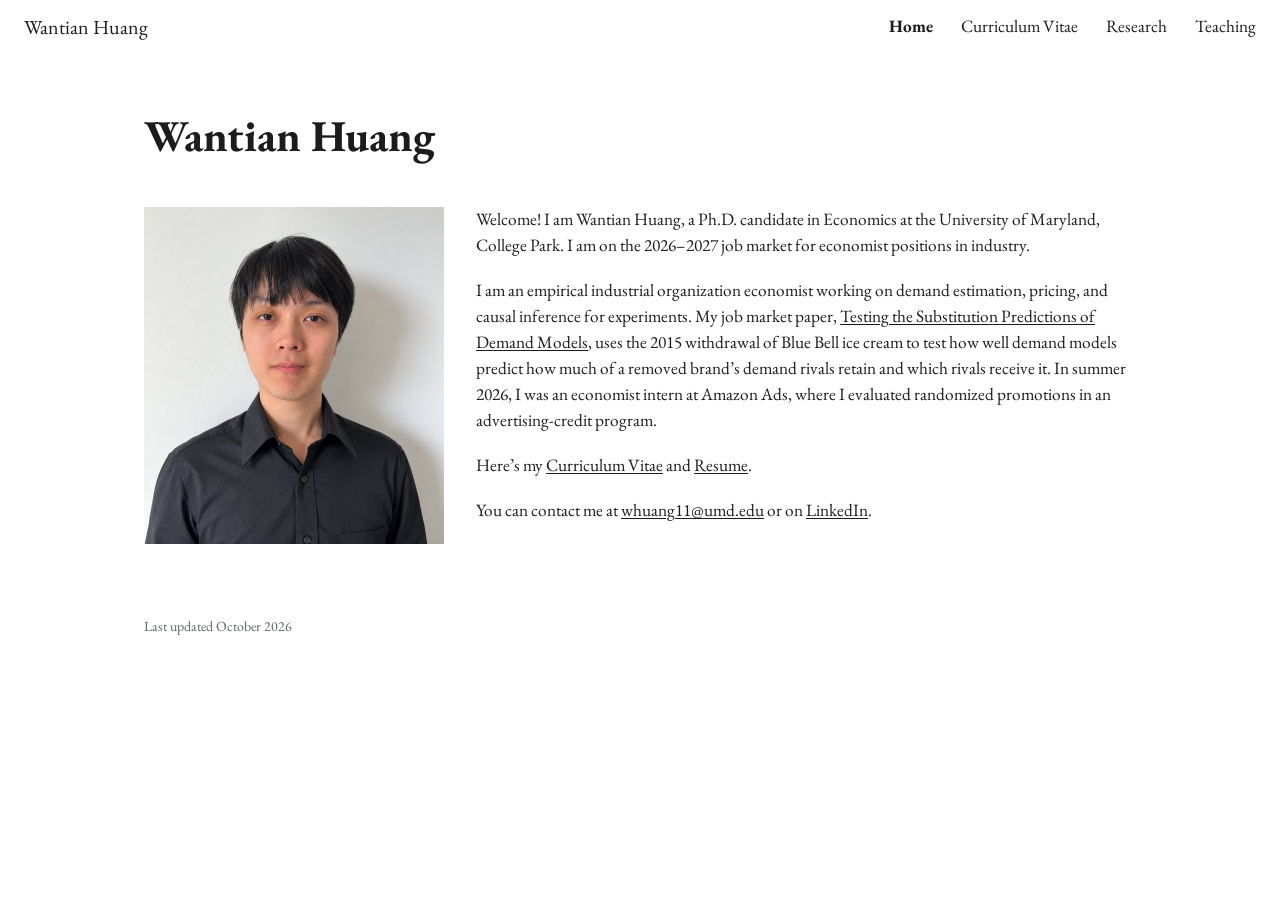
<file: index.html>
<!DOCTYPE html>
<html lang="en">
<head>
<meta charset="utf-8">
<meta name="viewport" content="width=device-width, initial-scale=1">
<title>Wantian Huang | Economics Ph.D. Candidate, University of Maryland</title>
<meta name="description" content="Wantian Huang is a Ph.D. candidate in economics at the University of Maryland working in empirical industrial organization and causal inference, on the 2026-2027 job market for economist positions in industry.">
<meta property="og:title" content="Wantian Huang | Economics Ph.D. Candidate, University of Maryland">
<meta property="og:description" content="Wantian Huang is a Ph.D. candidate in economics at the University of Maryland working in empirical industrial organization and causal inference, on the 2026-2027 job market for economist positions in industry.">
<meta property="og:type" content="website">
<meta property="og:url" content="https://wantian-huang.com/">
<meta property="og:site_name" content="Wantian Huang">
<link rel="canonical" href="https://wantian-huang.com/">
<meta property="og:image" content="https://wantian-huang.com/assets/photo.jpg">
<script type="application/ld+json">
{
 "@context": "https://schema.org",
 "@graph": [
  {
   "@type": "WebSite",
   "name": "Wantian Huang",
   "url": "https://wantian-huang.com/"
  },
  {
   "@type": "Person",
   "name": "Wantian Huang",
   "url": "https://wantian-huang.com/",
   "image": "https://wantian-huang.com/assets/photo.jpg",
   "jobTitle": "Ph.D. Candidate in Economics",
   "affiliation": {
    "@type": "CollegeOrUniversity",
    "name": "University of Maryland, College Park"
   },
   "alumniOf": [
    {
     "@type": "CollegeOrUniversity",
     "name": "Columbia University"
    },
    {
     "@type": "CollegeOrUniversity",
     "name": "University of California San Diego"
    }
   ],
   "email": "mailto:whuang11@umd.edu",
   "knowsAbout": [
    "Industrial organization",
    "Demand estimation",
    "Pricing",
    "Causal inference",
    "Experiments"
   ],
   "sameAs": [
    "https://www.linkedin.com/in/wantian-huang-51a997b1",
    "https://sites.google.com/umd.edu/wantian-huang"
   ]
  }
 ]
}
</script>
<link rel="icon" href="data:image/svg+xml,%3Csvg xmlns='http://www.w3.org/2000/svg' viewBox='0 0 64 64'%3E%3Crect width='64' height='64' rx='8' fill='%23980000'/%3E%3Ctext x='32' y='43' font-family='Georgia,serif' font-size='30' font-weight='600' text-anchor='middle' fill='%23fff'%3EWH%3C/text%3E%3C/svg%3E">
<link rel="stylesheet" href="assets/site.css">
</head>
<body>
<a class="skip" href="#content">Skip to content</a>
<header class="top">
  <a class="site-title" href="./">Wantian Huang</a>
  <nav aria-label="Site">
    <ul class="nav">
        <li><a href="./" aria-current="page">Home</a></li>
        <li><a href="cv.html"><span class="long">Curriculum Vitae</span><span class="short">CV</span></a></li>
        <li><a href="research.html">Research</a></li>
        <li><a href="teaching.html">Teaching</a></li>
    </ul>
  </nav>
</header>

<main id="content">
  <h1>Wantian Huang</h1>
  <div class="intro">
    <div class="photo">
      <img class="portrait" src="assets/photo.jpg" alt="Portrait of Wantian Huang" width="300" height="337" onerror="this.style.display='none';this.nextElementSibling.style.display='flex'">
      <div class="portrait-fallback" aria-hidden="true">WH</div>
    </div>
    <div class="intro-text">
      <p>Welcome! I am Wantian Huang, a Ph.D. candidate in Economics at the University of Maryland, College Park. I am on the 2026–2027 job market for economist positions in industry.</p>
      <p>I am an empirical industrial organization economist working on demand estimation, pricing, and causal inference for experiments. My job market paper, <a href="research.html#jmp">Testing the Substitution Predictions of Demand Models</a>, uses the 2015 withdrawal of Blue Bell ice cream to test how well demand models predict how much of a removed brand’s demand rivals retain and which rivals receive it. In summer 2026, I was an economist intern at Amazon Ads, where I evaluated randomized promotions in an advertising-credit program.</p>
      <p>Here’s my <a href="cv.html">Curriculum Vitae</a> and <a href="assets/resume.pdf">Resume</a>.</p>
      <p>You can contact me at <a href="mailto:whuang11@umd.edu">whuang11@umd.edu</a> or on <a href="https://www.linkedin.com/in/wantian-huang-51a997b1">LinkedIn</a>.</p>
    </div>
  </div>
</main>

<footer class="foot">Last updated October 2026</footer>
<script>(function(){var t=document.querySelector(".top");function s(){t.classList.toggle("scrolled",window.scrollY>4)}window.addEventListener("scroll",s,{passive:true});s();})();</script>
</body>
</html>
</file>
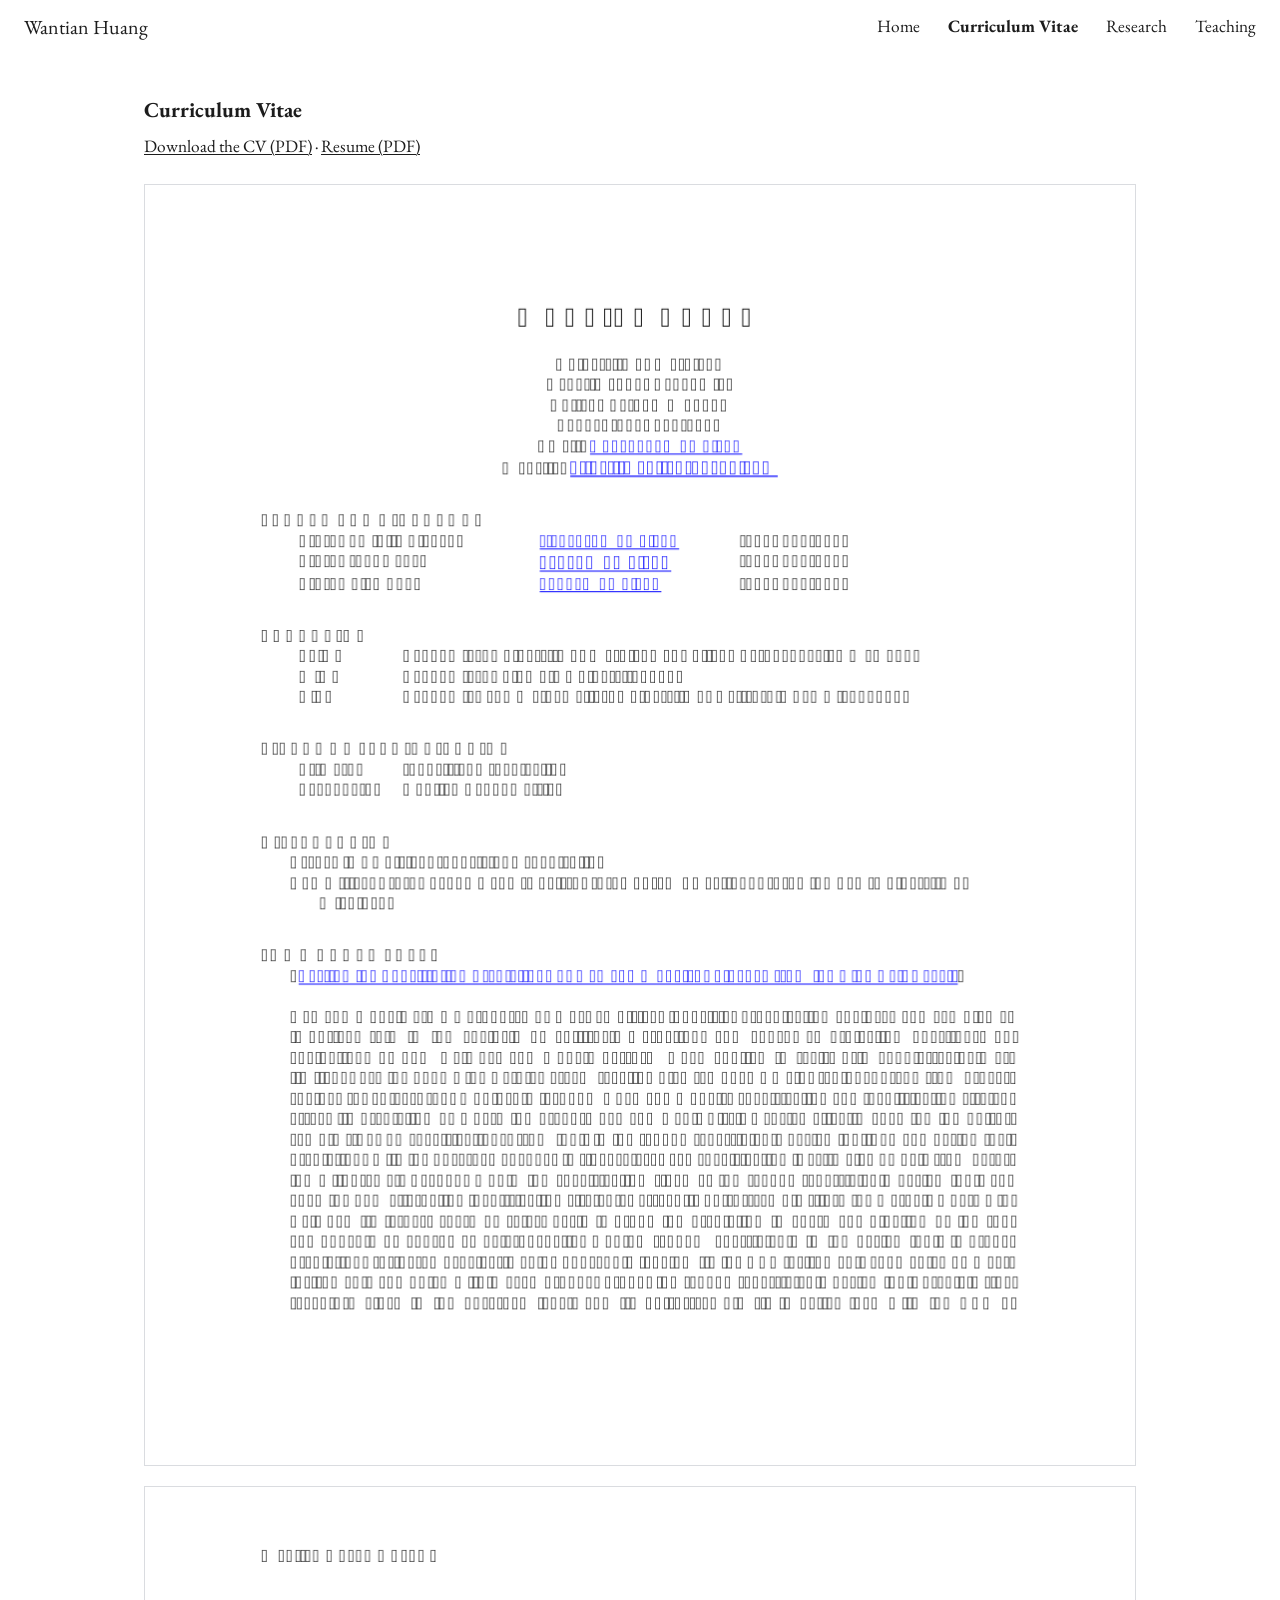
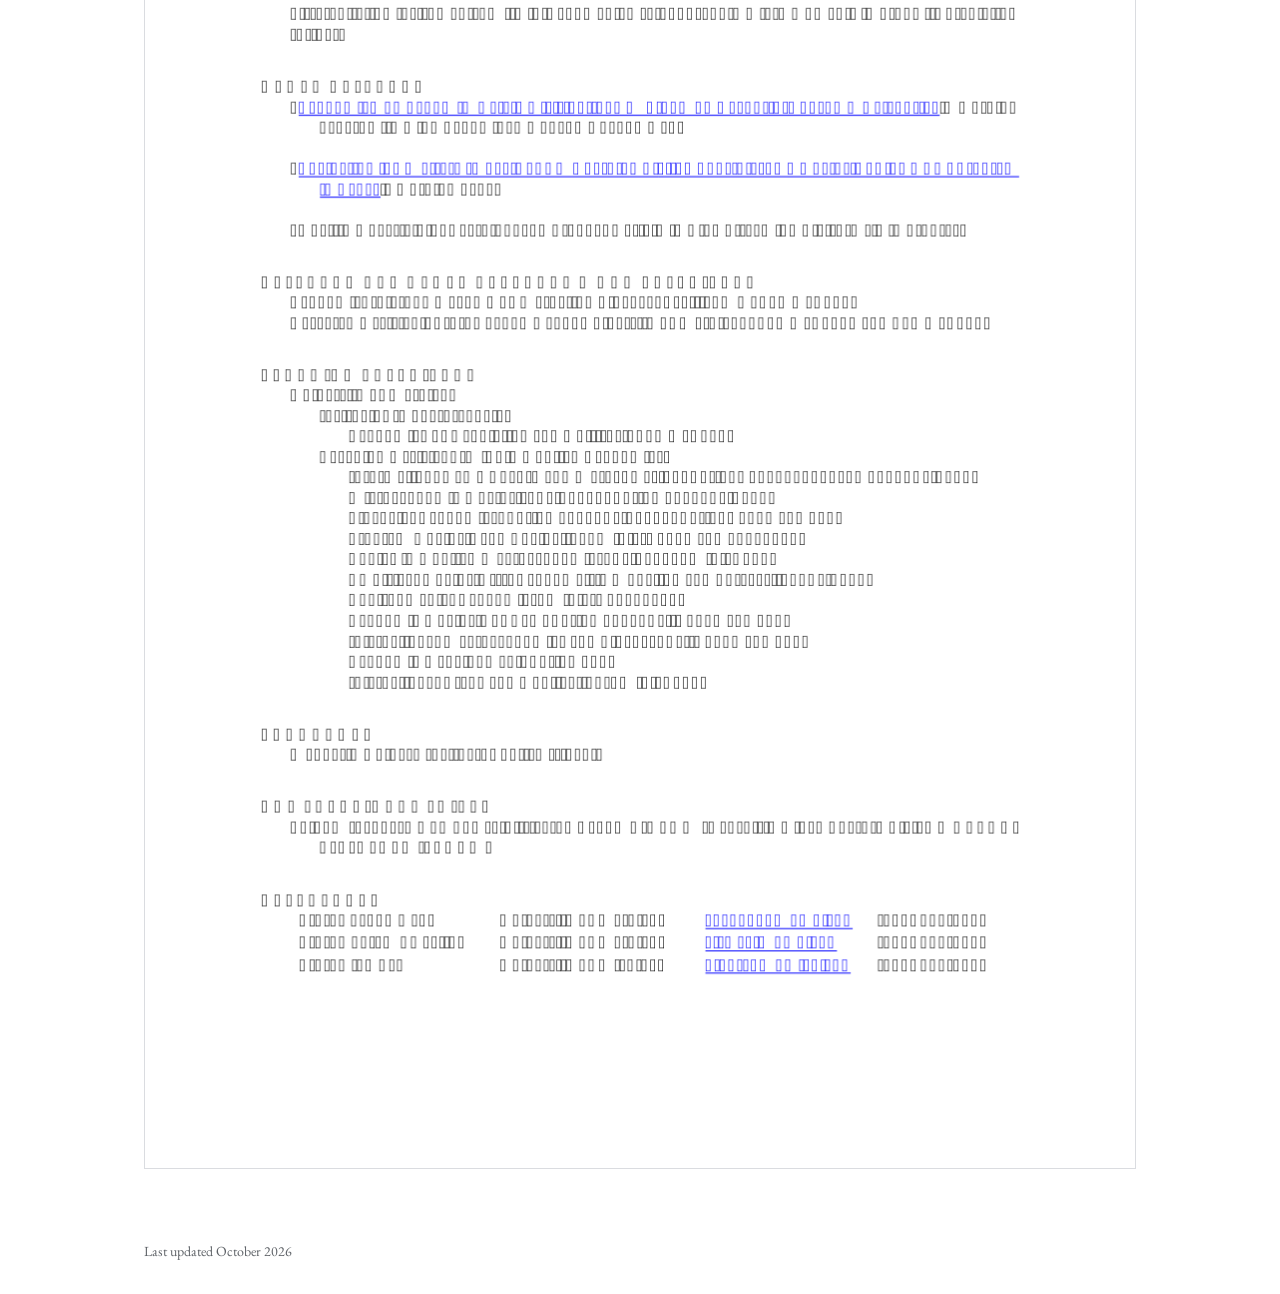
<file: cv.html>
<!DOCTYPE html>
<html lang="en">
<head>
<meta charset="utf-8">
<meta name="viewport" content="width=device-width, initial-scale=1">
<title>Wantian Huang | Curriculum Vitae</title>
<meta name="description" content="Curriculum vitae of Wantian Huang, Ph.D. candidate in economics at the University of Maryland.">
<meta property="og:title" content="Wantian Huang | Curriculum Vitae">
<meta property="og:description" content="Curriculum vitae of Wantian Huang, Ph.D. candidate in economics at the University of Maryland.">
<meta property="og:type" content="website">
<meta property="og:url" content="https://wantian-huang.com/cv.html">
<meta property="og:site_name" content="Wantian Huang">
<link rel="canonical" href="https://wantian-huang.com/cv.html">
<link rel="icon" href="data:image/svg+xml,%3Csvg xmlns='http://www.w3.org/2000/svg' viewBox='0 0 64 64'%3E%3Crect width='64' height='64' rx='8' fill='%23980000'/%3E%3Ctext x='32' y='43' font-family='Georgia,serif' font-size='30' font-weight='600' text-anchor='middle' fill='%23fff'%3EWH%3C/text%3E%3C/svg%3E">
<link rel="stylesheet" href="assets/site.css">
</head>
<body>
<a class="skip" href="#content">Skip to content</a>
<header class="top">
  <a class="site-title" href="./">Wantian Huang</a>
  <nav aria-label="Site">
    <ul class="nav">
        <li><a href="./">Home</a></li>
        <li><a href="cv.html" aria-current="page"><span class="long">Curriculum Vitae</span><span class="short">CV</span></a></li>
        <li><a href="research.html">Research</a></li>
        <li><a href="teaching.html">Teaching</a></li>
    </ul>
  </nav>
</header>

<main id="content">
  <h2>Curriculum Vitae</h2>
  <p class="cv-links"><a href="assets/cv.pdf">Download the CV (PDF)</a> &middot; <a href="assets/resume.pdf">Resume (PDF)</a></p>
  <div class="cv-pages" id="cv-pages">
    <p class="pdf-fallback">Loading the CV…</p>
  </div>
</main>

<footer class="foot">Last updated October 2026</footer>
<script>(function(){var t=document.querySelector(".top");function s(){t.classList.toggle("scrolled",window.scrollY>4)}window.addEventListener("scroll",s,{passive:true});s();})();</script>
<script src="assets/vendor/pdf.min.js"></script>
<script>
(function () {
  var box = document.getElementById('cv-pages');
  var fallback = '<p class="pdf-fallback">The CV could not be displayed here. <a href="assets/cv.pdf">Open the CV (PDF)</a>.</p>';
  if (!window.pdfjsLib) { box.innerHTML = fallback; return; }
  pdfjsLib.GlobalWorkerOptions.workerSrc = 'assets/vendor/pdf.worker.min.js';
  pdfjsLib.getDocument('assets/cv.pdf').promise.then(async function (pdf) {
    var width = box.clientWidth, ratio = Math.min(window.devicePixelRatio || 1, 2);
    box.innerHTML = '';
    for (var i = 1; i <= pdf.numPages; i++) {
      var pg = await pdf.getPage(i);
      var vp = pg.getViewport({ scale: (width / pg.getViewport({ scale: 1 }).width) * ratio });
      var c = document.createElement('canvas');
      c.width = Math.floor(vp.width); c.height = Math.floor(vp.height);
      c.setAttribute('role', 'img'); c.setAttribute('aria-label', 'CV, page ' + i + ' of ' + pdf.numPages);
      box.appendChild(c);
      await pg.render({ canvasContext: c.getContext('2d'), viewport: vp }).promise;
    }
  }).catch(function () { box.innerHTML = fallback; });
})();
</script>
</body>
</html>
</file>
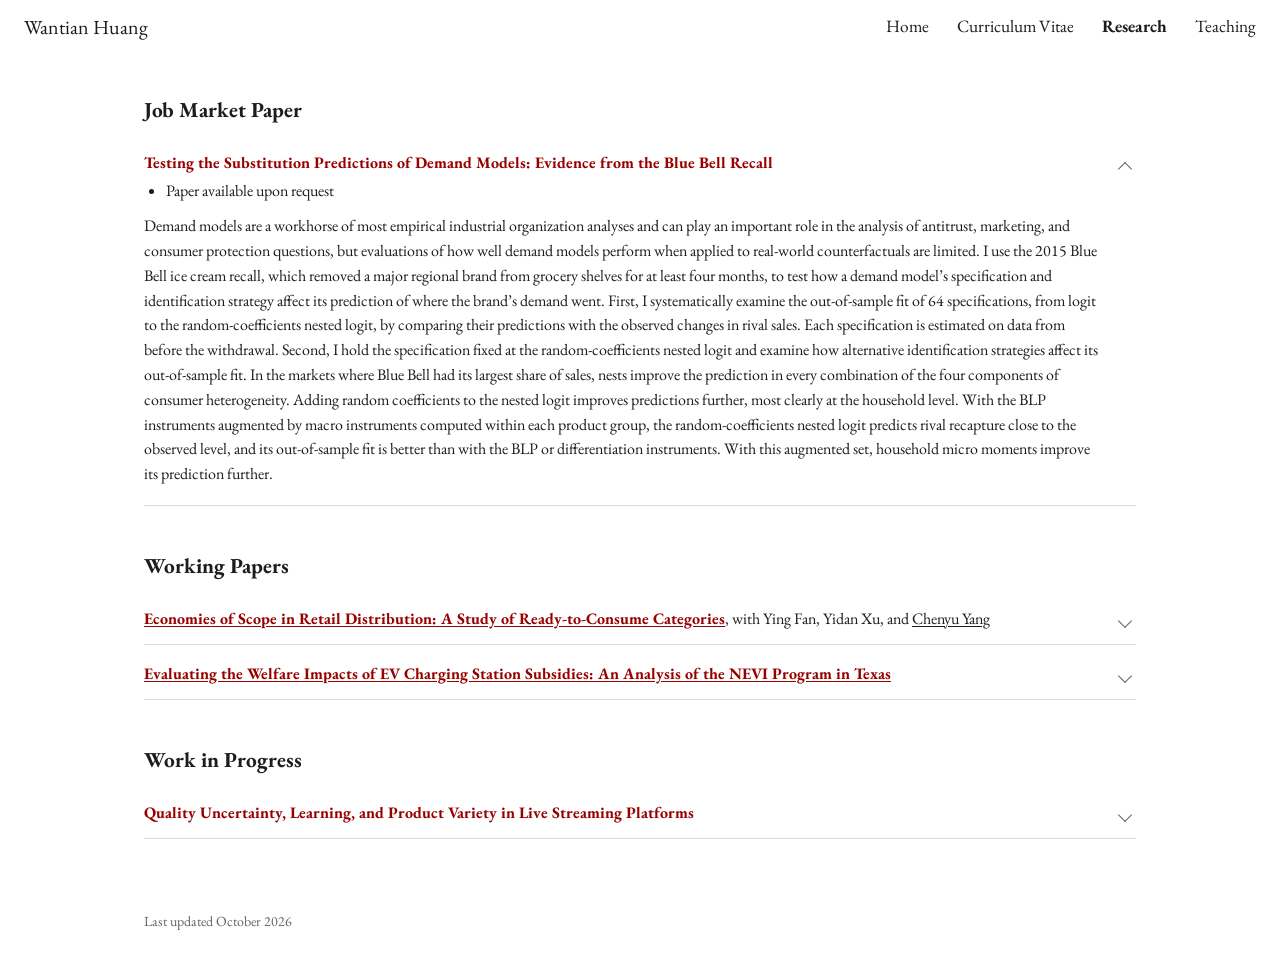
<file: research.html>
<!DOCTYPE html>
<html lang="en">
<head>
<meta charset="utf-8">
<meta name="viewport" content="width=device-width, initial-scale=1">
<title>Wantian Huang | Research</title>
<meta name="description" content="Research by Wantian Huang, Ph.D. candidate in economics at the University of Maryland.">
<meta property="og:title" content="Wantian Huang | Research">
<meta property="og:description" content="Research by Wantian Huang, Ph.D. candidate in economics at the University of Maryland.">
<meta property="og:type" content="website">
<meta property="og:url" content="https://wantian-huang.com/research.html">
<meta property="og:site_name" content="Wantian Huang">
<link rel="canonical" href="https://wantian-huang.com/research.html">
<link rel="icon" href="data:image/svg+xml,%3Csvg xmlns='http://www.w3.org/2000/svg' viewBox='0 0 64 64'%3E%3Crect width='64' height='64' rx='8' fill='%23980000'/%3E%3Ctext x='32' y='43' font-family='Georgia,serif' font-size='30' font-weight='600' text-anchor='middle' fill='%23fff'%3EWH%3C/text%3E%3C/svg%3E">
<link rel="stylesheet" href="assets/site.css">
</head>
<body>
<a class="skip" href="#content">Skip to content</a>
<header class="top">
  <a class="site-title" href="./">Wantian Huang</a>
  <nav aria-label="Site">
    <ul class="nav">
        <li><a href="./">Home</a></li>
        <li><a href="cv.html"><span class="long">Curriculum Vitae</span><span class="short">CV</span></a></li>
        <li><a href="research.html" aria-current="page">Research</a></li>
        <li><a href="teaching.html">Teaching</a></li>
    </ul>
  </nav>
</header>

<main id="content">
  <h2>Job Market Paper</h2>
    <article class="paper" id="jmp">
      <details open>
        <summary>
          <div class="paper-head">
          <p class="paper-line"><span class="title">Testing the Substitution Predictions of Demand Models: Evidence from the Blue Bell Recall</span></p>
          <ul class="status"><li>Paper available upon request</li></ul>
          </div>
          <span class="chev" aria-hidden="true"></span>
        </summary>
        <div class="abstract"><p>Demand models are a workhorse of most empirical industrial organization analyses and can play an important role in the analysis of antitrust, marketing, and consumer protection questions, but evaluations of how well demand models perform when applied to real-world counterfactuals are limited. I use the 2015 Blue Bell ice cream recall, which removed a major regional brand from grocery shelves for at least four months, to test how a demand model’s specification and identification strategy affect its prediction of where the brand’s demand went. First, I systematically examine the out-of-sample fit of 64 specifications, from logit to the random-coefficients nested logit, by comparing their predictions with the observed changes in rival sales. Each specification is estimated on data from before the withdrawal. Second, I hold the specification fixed at the random-coefficients nested logit and examine how alternative identification strategies affect its out-of-sample fit. In the markets where Blue Bell had its largest share of sales, nests improve the prediction in every combination of the four components of consumer heterogeneity. Adding random coefficients to the nested logit improves predictions further, most clearly at the household level. With the BLP instruments augmented by macro instruments computed within each product group, the random-coefficients nested logit predicts rival recapture close to the observed level, and its out-of-sample fit is better than with the BLP or differentiation instruments. With this augmented set, household micro moments improve its prediction further.</p></div>
      </details>
    </article>

  <h2>Working Papers</h2>
    <article class="paper">
      <details>
        <summary>
          <div class="paper-head">
          <p class="paper-line"><a class="title" href="papers/scope_economies.pdf">Economies of Scope in Retail Distribution: A Study of Ready-to-Consume Categories</a>, with Ying Fan, Yidan Xu, and <a href="https://econ-chenyu-yang.github.io/">Chenyu Yang</a></p>
          </div>
          <span class="chev" aria-hidden="true"></span>
        </summary>
        <div class="abstract"><p>We develop a method to estimate discrete games where firms make a large number of interdependent discrete decisions, based on the optimal-transport inference framework of Li and Henry (2025). We apply it to retail distribution choices in carbonated beverages, tea, and yogurt, where firms decide whether to enter and if so, which products to sell in each local market. Using firms’ product-choice decisions, we derive product-level bounds on incremental fixed costs under weak behavioral assumptions. These bounds allow us to estimate a fixed-cost function that accommodates economies or diseconomies of scope, so that the cost of adding a product may depend on a firm’s product portfolio. We find evidence for economies of scope, where the incremental fixed cost of adding a product is lower when the firm sells more products in the same local market. Counterfactual simulations show that these scope economies have important implications. First, policies that increase a market’s size raise consumer surplus primarily through the increase of incumbent firms’ product variety rather than through entry by new firms. Second, counterfactual mergers among small owners lead to fixed-cost savings, which raise product variety and consumer surplus.</p></div>
      </details>
    </article>
    <article class="paper">
      <details>
        <summary>
          <div class="paper-head">
          <p class="paper-line"><a class="title" href="papers/ev_nevi.pdf">Evaluating the Welfare Impacts of EV Charging Station Subsidies: An Analysis of the NEVI Program in Texas</a></p>
          </div>
          <span class="chev" aria-hidden="true"></span>
        </summary>
        <div class="abstract"><p>Public support for electric vehicles has long focused on purchase subsidies, and federal funding is now shifting toward the charging network, yet the welfare return on charging subsidies is rarely measured. I evaluate the first round of the National Electric Vehicle Infrastructure (NEVI) program in Texas, which commits $31.8 million to 50 new charging stations along interstate corridors. Using ZIP-code-level registrations of each EV model from 2017 to 2023, I estimate a random-coefficients demand model, disciplined by micro moments on EV buyers’ income and homeownership, in which local charging availability enters the value of each model. Most models record no sales in most ZIP-code-quarters; rather than dropping these zeros or aggregating to the state level, I bound demand with the moment inequalities of Gandhi et al. (2023) and construct confidence sets following Chernozhukov et al. (2007). Simulating a year with and without the 50 stations, I find expected annual welfare gains, summing consumer surplus, vehicle producer profits, and emission reductions, of about $15.2 million against $31.8 million in fixed costs, implying a payback period of roughly two years.</p></div>
      </details>
    </article>

  <h2>Work in Progress</h2>
    <article class="paper">
      <details>
        <summary>
          <div class="paper-head">
          <p class="paper-line"><span class="title">Quality Uncertainty, Learning, and Product Variety in Live Streaming Platforms</span></p>
          </div>
          <span class="chev" aria-hidden="true"></span>
        </summary>
        <div class="abstract"><p>I develop a nested two-stage demand framework for viewer engagement and model streamer learning, effort, and exit, to quantify the welfare contribution of marginal streamers and evaluate counterfactual monetization, retention, and merger scenarios.</p></div>
      </details>
    </article>
</main>

<footer class="foot">Last updated October 2026</footer>
<script>(function(){var t=document.querySelector(".top");function s(){t.classList.toggle("scrolled",window.scrollY>4)}window.addEventListener("scroll",s,{passive:true});s();})();</script>
</body>
</html>
</file>
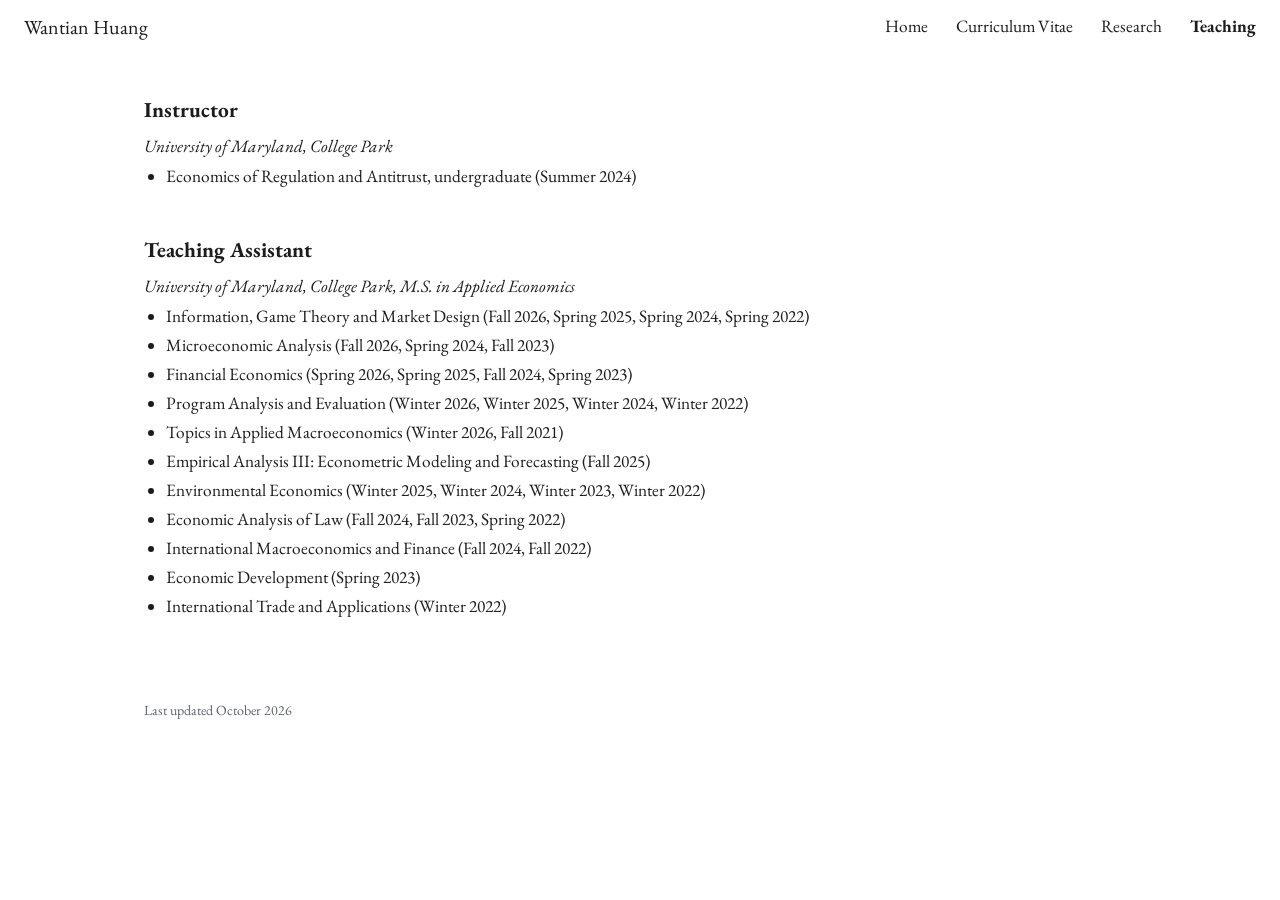
<file: teaching.html>
<!DOCTYPE html>
<html lang="en">
<head>
<meta charset="utf-8">
<meta name="viewport" content="width=device-width, initial-scale=1">
<title>Wantian Huang | Teaching</title>
<meta name="description" content="Teaching by Wantian Huang at the University of Maryland.">
<meta property="og:title" content="Wantian Huang | Teaching">
<meta property="og:description" content="Teaching by Wantian Huang at the University of Maryland.">
<meta property="og:type" content="website">
<meta property="og:url" content="https://wantian-huang.com/teaching.html">
<meta property="og:site_name" content="Wantian Huang">
<link rel="canonical" href="https://wantian-huang.com/teaching.html">
<link rel="icon" href="data:image/svg+xml,%3Csvg xmlns='http://www.w3.org/2000/svg' viewBox='0 0 64 64'%3E%3Crect width='64' height='64' rx='8' fill='%23980000'/%3E%3Ctext x='32' y='43' font-family='Georgia,serif' font-size='30' font-weight='600' text-anchor='middle' fill='%23fff'%3EWH%3C/text%3E%3C/svg%3E">
<link rel="stylesheet" href="assets/site.css">
</head>
<body>
<a class="skip" href="#content">Skip to content</a>
<header class="top">
  <a class="site-title" href="./">Wantian Huang</a>
  <nav aria-label="Site">
    <ul class="nav">
        <li><a href="./">Home</a></li>
        <li><a href="cv.html"><span class="long">Curriculum Vitae</span><span class="short">CV</span></a></li>
        <li><a href="research.html">Research</a></li>
        <li><a href="teaching.html" aria-current="page">Teaching</a></li>
    </ul>
  </nav>
</header>

<main id="content">
  <h2>Instructor</h2>
  <p class="place">University of Maryland, College Park</p>
  <ul class="courses">
    <li>Economics of Regulation and Antitrust, undergraduate (Summer 2024)</li>
  </ul>

  <h2>Teaching Assistant</h2>
  <p class="place">University of Maryland, College Park, M.S. in Applied Economics</p>
  <ul class="courses">
    <li>Information, Game Theory and Market Design (Fall 2026, Spring 2025, Spring 2024, Spring 2022)</li>
    <li>Microeconomic Analysis (Fall 2026, Spring 2024, Fall 2023)</li>
    <li>Financial Economics (Spring 2026, Spring 2025, Fall 2024, Spring 2023)</li>
    <li>Program Analysis and Evaluation (Winter 2026, Winter 2025, Winter 2024, Winter 2022)</li>
    <li>Topics in Applied Macroeconomics (Winter 2026, Fall 2021)</li>
    <li>Empirical Analysis III: Econometric Modeling and Forecasting (Fall 2025)</li>
    <li>Environmental Economics (Winter 2025, Winter 2024, Winter 2023, Winter 2022)</li>
    <li>Economic Analysis of Law (Fall 2024, Fall 2023, Spring 2022)</li>
    <li>International Macroeconomics and Finance (Fall 2024, Fall 2022)</li>
    <li>Economic Development (Spring 2023)</li>
    <li>International Trade and Applications (Winter 2022)</li>
  </ul>
</main>

<footer class="foot">Last updated October 2026</footer>
<script>(function(){var t=document.querySelector(".top");function s(){t.classList.toggle("scrolled",window.scrollY>4)}window.addEventListener("scroll",s,{passive:true});s();})();</script>
</body>
</html>
</file>
<file: assets/site.css>
@font-face { font-family: "EB Garamond"; src: url("fonts/EBGaramond-VF.woff2") format("woff2"); font-weight: 400 800; font-style: normal; font-display: swap; }
@font-face { font-family: "EB Garamond"; src: url("fonts/EBGaramond-Italic-VF.woff2") format("woff2"); font-weight: 400 800; font-style: italic; font-display: swap; }

:root {
  --ink: #1c1c1c;
  --muted: #5f6368;
  --title: #980000;
  --rule: #dadce0;
  --serif: "EB Garamond", Garamond, "Times New Roman", serif;
}

*, *::before, *::after { box-sizing: border-box; }
html { -webkit-text-size-adjust: 100%; }
body { margin: 0; background: #fff; color: var(--ink); font-family: var(--serif); font-size: 17.33px; line-height: 1.5; }
p { margin: 0 0 1rem; }
a { color: inherit; text-decoration: underline; text-underline-offset: 2px; text-decoration-thickness: 1px; }
a:focus-visible, summary:focus-visible { outline: 2px solid var(--title); outline-offset: 3px; }
.skip { position: absolute; left: -999px; top: 0; background: var(--ink); color: #fff; padding: .4rem .7rem; }
.skip:focus { left: 1rem; top: 1rem; }

/* header: site title left, pages right */
.top { position: sticky; top: 0; z-index: 5; background: #fff; display: flex; align-items: center; justify-content: space-between; gap: 1rem; padding: 12px 24px; }
.top.scrolled { box-shadow: 0 1px 3px rgba(0, 0, 0, .12); }
.site-title { font-size: 20px; text-decoration: none; white-space: nowrap; }
.nav { display: flex; gap: 28px; margin: 0; padding: 0; list-style: none; }
.nav a { text-decoration: none; }
.nav a:hover { text-decoration: underline; }
.nav a[aria-current="page"] { font-weight: 700; }

main { max-width: 1040px; margin: 0 auto; padding: 0 24px 72px; }

/* home */
h1 { font-size: 44px; font-weight: 700; line-height: 1.2; margin: 56px 0 44px; }
.intro { display: grid; grid-template-columns: 300px minmax(0, 1fr); gap: 32px; align-items: start; }
.portrait { display: block; width: 300px; aspect-ratio: 300 / 337; object-fit: cover; }
.portrait-fallback { display: none; width: 300px; aspect-ratio: 300 / 337; background: #f1f3f4; color: var(--muted); font-size: 56px; align-items: center; justify-content: center; }
.intro-text p { margin-bottom: 1.2rem; }

/* section headings (Research, Teaching, CV) */
h2 { font-size: 21.33px; font-weight: 700; line-height: 1.5; margin: 44px 0 8px; }
main > h2:first-child, main > section:first-child h2 { margin-top: 40px; }

/* research entries */
.paper { border-bottom: 1px solid var(--rule); padding: 18px 0 14px; }
.paper details > summary { list-style: none; display: flex; align-items: flex-start; gap: 20px; cursor: pointer; }
.paper details > summary::-webkit-details-marker { display: none; }
.paper-head { flex: 1; min-width: 0; }
.paper-line { margin: 0; font-size: 16px; line-height: 1.38; }
.title { color: var(--title); font-weight: 700; }
a.title { text-decoration: underline; text-decoration-color: var(--title); }
.status { margin: 6px 0 0; padding-left: 22px; font-size: 16px; line-height: 1.38; }
.status li { margin: 2px 0; }
.chev { flex: none; width: 10px; height: 10px; margin: 8px 6px 0 0; border-right: 1.6px solid var(--muted); border-bottom: 1.6px solid var(--muted); transform: rotate(45deg); transition: transform .15s; }
details[open] .chev { transform: rotate(-135deg); margin-top: 12px; }
.abstract { padding: 10px 36px 4px 0; }
.abstract p { font-size: 16px; line-height: 1.55; margin: 0; }

/* teaching */
.place { font-style: italic; margin: 0 0 4px; }
.courses { margin: 0 0 8px; padding-left: 22px; }
.courses li { margin: 3px 0; }

/* cv */
.cv-links { margin: 0 0 24px; }
.cv-pages { display: grid; gap: 20px; min-height: 20rem; }
.cv-pages canvas { display: block; width: 100%; height: auto; border: 1px solid var(--rule); background: #fff; }
.pdf-fallback { padding: 2.5rem 1.5rem; text-align: center; color: var(--muted); background: #f1f3f4; }

.foot { max-width: 1040px; margin: 0 auto; padding: 0 24px 32px; font-size: 14px; color: var(--muted); }

@media (max-width: 760px) {
  .top { flex-direction: column; align-items: flex-start; gap: 6px; padding: 10px 20px; }
  .nav { gap: 20px; }
  .nav .long { display: none; }
  main { padding: 0 20px 56px; }
  .foot { padding: 0 20px 28px; }
  h1 { font-size: 34px; margin: 32px 0 28px; }
  .intro { grid-template-columns: minmax(0, 1fr); gap: 24px; }
  .portrait, .portrait-fallback { width: 200px; }
  .abstract { padding-right: 0; }
}
@media (min-width: 761px) { .nav .short { display: none; } }
@media (prefers-reduced-motion: reduce) { .chev { transition: none; } }
@media print { .top, .skip { display: none; } details > .abstract { display: block; } }
</file>
